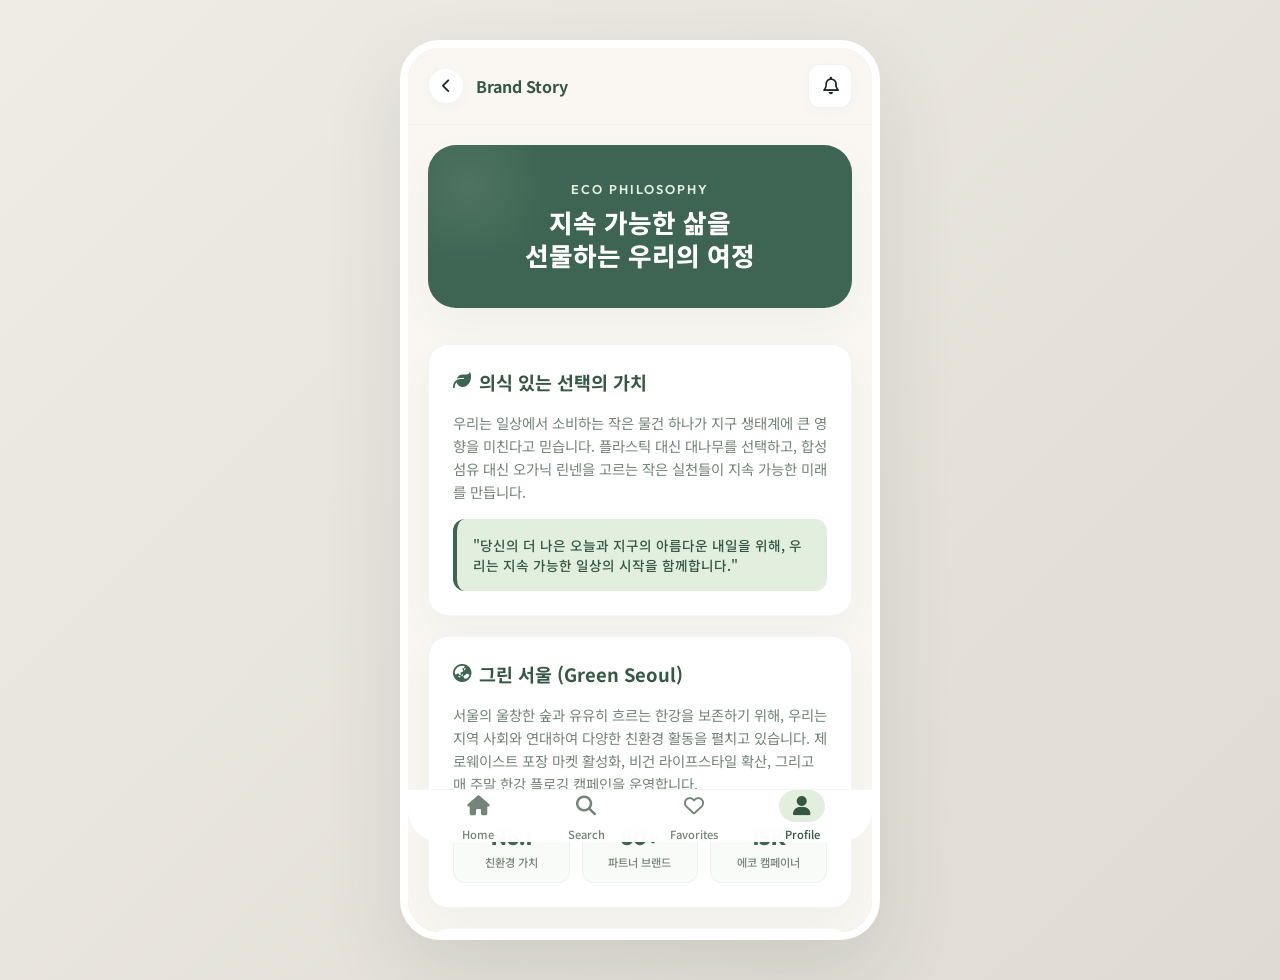
<file: about.html>
<!DOCTYPE html>
<html lang="ko">
<head>
  <meta charset="UTF-8">
  <meta name="viewport" content="width=device-width, initial-scale=1.0">
  <title>About Us | Sustainable Soul</title>
  <meta name="description" content="지속 가능한 삶과 더 나은 미래를 지향하는 브랜드 가치와 그린 서울 프로젝트를 소개합니다.">
  
  <!-- FontAwesome for Icons -->
  <link rel="stylesheet" href="https://cdnjs.cloudflare.com/ajax/libs/font-awesome/6.4.0/css/all.min.css">
  
  <!-- Custom Stylesheet -->
  <link rel="stylesheet" href="index.css">
</head>
<body>

  <!-- App Wrapper Simulator -->
  <div class="app-frame">
    
    <!-- Header with Back Button -->
    <header class="app-header">
      <div class="nav-back-row">
        <a href="index.html" class="back-btn" aria-label="이전 페이지">
          <i class="fa-solid fa-chevron-left"></i>
        </a>
        <span class="back-page-title">Brand Story</span>
      </div>
      <button class="bell-btn" id="noti-bell" aria-label="알림">
        <i class="fa-regular fa-bell"></i>
      </button>
    </header>

    <!-- Scrollable Main Content -->
    <main class="content-wrapper">
      
      <!-- Subpage Hero Banner -->
      <section class="subpage-hero-banner">
        <span class="subpage-subtitle">Eco Philosophy</span>
        <h1 class="subpage-title">지속 가능한 삶을<br>선물하는 우리의 여정</h1>
      </section>

      <!-- About Card Details -->
      <section class="about-card-section">
        
        <!-- Card 1: Our Mission -->
        <article class="about-card">
          <h2 class="about-card-title">
            <i class="fa-solid fa-leaf" style="color: var(--primary);"></i>
            의식 있는 선택의 가치
          </h2>
          <p class="about-card-text">
            우리는 일상에서 소비하는 작은 물건 하나가 지구 생태계에 큰 영향을 미친다고 믿습니다. 플라스틱 대신 대나무를 선택하고, 합성 섬유 대신 오가닉 린넨을 고르는 작은 실천들이 지속 가능한 미래를 만듭니다.
          </p>
          <div class="about-highlight-box">
            "당신의 더 나은 오늘과 지구의 아름다운 내일을 위해, 우리는 지속 가능한 일상의 시작을 함께합니다."
          </div>
        </article>

        <!-- Card 2: Green Initiatives -->
        <article class="about-card">
          <h2 class="about-card-title">
            <i class="fa-solid fa-earth-asia" style="color: var(--primary);"></i>
            그린 서울 (Green Seoul)
          </h2>
          <p class="about-card-text">
            서울의 울창한 숲과 유유히 흐르는 한강을 보존하기 위해, 우리는 지역 사회와 연대하여 다양한 친환경 활동을 펼치고 있습니다. 제로웨이스트 포장 마켓 활성화, 비건 라이프스타일 확산, 그리고 매 주말 한강 플로깅 캠페인을 운영합니다.
          </p>
          
          <div class="about-stat-row">
            <div class="about-stat-item">
              <div class="about-stat-num">No.1</div>
              <div class="about-stat-label">친환경 가치</div>
            </div>
            <div class="about-stat-item">
              <div class="about-stat-num">80+</div>
              <div class="about-stat-label">파트너 브랜드</div>
            </div>
            <div class="about-stat-item">
              <div class="about-stat-num">15K</div>
              <div class="about-stat-label">에코 캠페이너</div>
            </div>
          </div>
        </article>

        <!-- Card 3: Our Value Promise -->
        <article class="about-card">
          <h2 class="about-card-title">
            <i class="fa-solid fa-hand-holding-heart" style="color: var(--primary);"></i>
            우리의 세 가지 약속
          </h2>
          <p class="about-card-text">
            1. **정직한 원료 사용**: 농약과 화학 비료 없이 건강하게 자란 친환경 원단과 오가닉 소재만 고집합니다.<br><br>
            2. **윤리적 생산 방식**: 노동자의 권리를 존중하며 에너지를 절약하고 탄소 배출을 줄이는 에코 프렌들리 팩토리에서 생산합니다.<br><br>
            3. **자연 생분해 패키지**: 플라스틱 충전재와 코팅 박스 대신 생분해 옥수수 전지 봉투와 친환경 재생지 패키지를 적용합니다.
          </p>
        </article>

      </section>

      <!-- Small Bottom Spacing -->
      <div class="bottom-spacing"></div>

    </main>

    <!-- Bottom Navigation Bar -->
    <nav class="bottom-nav">
      <div class="nav-tab-item" onclick="location.href='index.html'">
        <div class="nav-tab-icon-wrapper">
          <i class="fa-solid fa-house"></i>
        </div>
        <span class="nav-tab-label">Home</span>
      </div>
      
      <div class="nav-tab-item" onclick="location.href='landmarks.html'">
        <div class="nav-tab-icon-wrapper">
          <i class="fa-solid fa-magnifying-glass"></i>
        </div>
        <span class="nav-tab-label">Search</span>
      </div>
      
      <div class="nav-tab-item" onclick="toggleFavoritesTab()">
        <div class="nav-tab-icon-wrapper">
          <i class="fa-regular fa-heart"></i>
        </div>
        <span class="nav-tab-label">Favorites</span>
      </div>
      
      <div class="nav-tab-item active" onclick="location.href='about.html'">
        <div class="nav-tab-icon-wrapper">
          <i class="fa-solid fa-user"></i>
        </div>
        <span class="nav-tab-label">Profile</span>
      </div>
    </nav>

  </div>

  <!-- Micro-interactions Script -->
  <script>
    function toggleFavoritesTab() {
      // Create and show toast
      const toast = document.createElement('div');
      toast.className = 'toast-notif';
      toast.innerText = '관심 상품 목록을 불러옵니다.';
      Object.assign(toast.style, {
        position: 'absolute',
        bottom: '100px',
        left: '50%',
        transform: 'translateX(-50%)',
        background: 'rgba(30, 38, 32, 0.9)',
        color: '#FAF7F2',
        padding: '10px 20px',
        borderRadius: '20px',
        fontSize: '0.8rem',
        fontWeight: '500',
        zIndex: '1000',
        boxShadow: '0 8px 24px rgba(0,0,0,0.15)',
        pointerEvents: 'none',
        opacity: '0',
        transition: 'all 0.3s ease'
      });

      document.querySelector('.app-frame').appendChild(toast);
      
      setTimeout(() => {
        toast.style.opacity = '1';
        toast.style.bottom = '110px';
      }, 50);

      setTimeout(() => {
        toast.style.opacity = '0';
        toast.style.bottom = '100px';
        setTimeout(() => toast.remove(), 300);
      }, 2000);
    }
  </script>

</body>
</html>
</file>
<file: index.css>
/* ==========================================
   Sustainable Life for You - Premium Design System
   ========================================== */

/* Google Fonts */
@import url('https://fonts.googleapis.com/css2?family=Noto+Sans+KR:wght@300;400;500;700;900&family=Outfit:wght@300;400;600;800&display=swap');

/* Design Tokens & Variables */
:root {
  --bg-main: #FAF7F2;          /* Soft, warm natural cream-beige background */
  --bg-card: #FFFFFF;          /* Pure white for distinct cards */
  --bg-dark-green: #2B4436;    /* Dark forest green for rich banners */
  --bg-input: #FFFFFF;         /* Crisp white for search bar */
  
  --primary: #3E6553;          /* Elegant deep sage/forest green */
  --primary-hover: #2F4F3F;    /* Rich darker shade for hover states */
  --primary-light: #E2EFDE;    /* Soft pastel green for badges/highlights */
  --primary-light-text: #345844; /* Contrasting text for light green badges */
  
  --text-main: #1C2620;        /* Deep organic charcoal for readability */
  --text-muted: #738479;       /* Muted sage gray for secondary text */
  --text-white: #FFFFFF;       /* Crisp white for dark backgrounds */
  
  --heart-active: #FF4E64;     /* Premium vibrant coral red for active favorites */
  
  --border-subtle: rgba(62, 101, 83, 0.06); /* Ultra-thin border */
  --border-light: rgba(62, 101, 83, 0.1);   /* Slightly more defined border */
  
  --shadow-premium: 0 16px 36px rgba(62, 101, 83, 0.05); /* Premium soft glow shadow */
  --shadow-sm: 0 4px 12px rgba(62, 101, 83, 0.03);       /* Light, clean shadow */
  
  --font-en: 'Outfit', sans-serif;
  --font-ko: 'Noto Sans KR', sans-serif;
  
  --radius-lg: 28px;           /* Rounded corners for large banners */
  --radius-md: 20px;           /* Rounded corners for cards */
  --radius-sm: 12px;           /* Rounded corners for buttons and inputs */
  --radius-circle: 50%;        /* Circular badges and icons */
  
  --transition-smooth: all 0.4s cubic-bezier(0.16, 1, 0.3, 1);
  --transition-elastic: all 0.5s cubic-bezier(0.175, 0.885, 0.32, 1.275);
}

/* Base & Reset Styles */
* {
  margin: 0;
  padding: 0;
  box-sizing: border-box;
  outline: none;
}

html, body {
  background-color: #EFECE5;   /* Neutral elegant slate-gray background behind the phone simulator */
  color: var(--text-main);
  font-family: var(--font-ko);
  min-height: 100vh;
  -webkit-font-smoothing: antialiased;
  -moz-osx-font-smoothing: grayscale;
}

a {
  text-decoration: none;
  color: inherit;
}

ul, ol {
  list-style: none;
}

button {
  background: none;
  border: none;
  cursor: pointer;
  font-family: inherit;
}

/* Custom Scrollbars */
::-webkit-scrollbar {
  width: 6px;
  height: 6px;
}
::-webkit-scrollbar-track {
  background: transparent;
}
::-webkit-scrollbar-thumb {
  background: rgba(62, 101, 83, 0.15);
  border-radius: 10px;
}
::-webkit-scrollbar-thumb:hover {
  background: rgba(62, 101, 83, 0.3);
}

/* ==========================================
   Layout - App Frame (Phone Simulator on Desktop)
   ========================================== */
.app-frame {
  max-width: 480px;
  width: 100%;
  margin: 0 auto;
  background-color: var(--bg-main);
  min-height: 100vh;
  position: relative;
  display: flex;
  flex-direction: column;
  box-shadow: 0 0 60px rgba(43, 68, 54, 0.08);
  border-left: 1px solid rgba(62, 101, 83, 0.05);
  border-right: 1px solid rgba(62, 101, 83, 0.05);
  overflow-x: hidden;
  padding-bottom: 90px; /* Space for sticky bottom navigation */
}

/* App Header */
.app-header {
  position: sticky;
  top: 0;
  z-index: 100;
  background: rgba(250, 247, 242, 0.85);
  backdrop-filter: blur(20px);
  -webkit-backdrop-filter: blur(20px);
  padding: 16px 20px;
  display: flex;
  align-items: center;
  justify-content: space-between;
  gap: 12px;
  border-bottom: 1px solid var(--border-subtle);
}

.search-bar-container {
  flex: 1;
  position: relative;
}

.search-input {
  width: 100%;
  background: var(--bg-input);
  border: 1px solid rgba(62, 101, 83, 0.08);
  padding: 12px 16px 12px 42px;
  border-radius: var(--radius-sm);
  font-size: 0.95rem;
  color: var(--text-main);
  font-family: var(--font-ko);
  box-shadow: var(--shadow-sm);
  transition: var(--transition-smooth);
}

.search-input::placeholder {
  color: var(--text-muted);
  opacity: 0.7;
}

.search-input:focus {
  border-color: var(--primary);
  box-shadow: 0 0 0 3px rgba(62, 101, 83, 0.1);
}

.search-icon {
  position: absolute;
  left: 16px;
  top: 50%;
  transform: translateY(-50%);
  color: var(--text-muted);
  font-size: 0.95rem;
}

.bell-btn {
  width: 44px;
  height: 44px;
  border-radius: var(--radius-sm);
  background: var(--bg-card);
  border: 1px solid rgba(62, 101, 83, 0.08);
  display: flex;
  align-items: center;
  justify-content: center;
  color: var(--text-main);
  font-size: 1.1rem;
  position: relative;
  box-shadow: var(--shadow-sm);
  transition: var(--transition-smooth);
}

.bell-btn:hover {
  transform: translateY(-2px);
  color: var(--primary);
  border-color: var(--primary-light);
}

.bell-btn:active {
  transform: translateY(0);
}

.bell-badge {
  position: absolute;
  top: 12px;
  right: 12px;
  width: 7px;
  height: 7px;
  background-color: var(--heart-active);
  border-radius: var(--radius-circle);
  border: 1px solid var(--bg-card);
}

/* Main Content Wrapper */
.content-wrapper {
  padding: 20px;
  display: flex;
  flex-direction: column;
  gap: 28px;
}

/* ==========================================
   Home Hero Banner Component
   ========================================== */
.hero-banner {
  background-color: var(--bg-dark-green);
  border-radius: var(--radius-lg);
  padding: 32px 24px;
  position: relative;
  overflow: hidden;
  min-height: 280px;
  display: flex;
  flex-direction: column;
  justify-content: space-between;
  box-shadow: 0 20px 40px rgba(43, 68, 54, 0.15);
}

/* Background Leaf/Wave Details */
.hero-banner::before {
  content: '';
  position: absolute;
  right: -50px;
  bottom: -50px;
  width: 250px;
  height: 250px;
  background: radial-gradient(circle, rgba(226, 239, 222, 0.08) 0%, transparent 70%);
  border-radius: var(--radius-circle);
}

.hero-text-content {
  position: relative;
  z-index: 2;
  max-width: 60%;
}

.hero-title-en {
  font-family: var(--font-en);
  font-size: 2.2rem;
  font-weight: 800;
  line-height: 1.15;
  color: var(--text-white);
  margin-bottom: 12px;
  letter-spacing: -0.5px;
}

.hero-subtitle-ko {
  font-size: 0.85rem;
  font-weight: 400;
  color: rgba(255, 255, 255, 0.75);
  line-height: 1.5;
  word-break: keep-all;
}

/* Phone Mockup in Banner */
.phone-mockup-wrapper {
  position: absolute;
  right: 12px;
  bottom: -40px;
  width: 140px;
  height: 280px;
  z-index: 1;
  transform: rotate(-10deg);
  transition: var(--transition-smooth);
}

.hero-banner:hover .phone-mockup-wrapper {
  transform: rotate(-5deg) translateY(-10deg) scale(1.05);
}

.phone-body {
  width: 100%;
  height: 100%;
  background: #222;
  border-radius: 28px;
  border: 4px solid #E5E5E5;
  box-shadow: -10px 10px 30px rgba(0,0,0,0.4);
  overflow: hidden;
  position: relative;
}

.phone-screen {
  width: 100%;
  height: 100%;
  background: #1E3024;
  padding: 8px;
  display: flex;
  flex-direction: column;
  align-items: center;
  justify-content: center;
  position: relative;
}

.phone-screen img {
  width: 100%;
  height: 100%;
  object-fit: cover;
  border-radius: 20px;
}

.phone-notch {
  position: absolute;
  top: 0;
  width: 45%;
  height: 14px;
  background: #E5E5E5;
  border-bottom-left-radius: 12px;
  border-bottom-right-radius: 12px;
  z-index: 10;
}

.phone-home-btn {
  position: absolute;
  bottom: 6px;
  width: 36px;
  height: 4px;
  background: rgba(255,255,255,0.4);
  border-radius: 2px;
  z-index: 10;
}

/* ==========================================
   Horizontal Categories Grid
   ========================================== */
.categories-container {
  display: flex;
  justify-content: space-between;
  align-items: center;
  padding: 4px 0;
}

.category-item {
  display: flex;
  flex-direction: column;
  align-items: center;
  gap: 8px;
  text-align: center;
  cursor: pointer;
}

.category-icon-circle {
  width: 58px;
  height: 58px;
  border-radius: var(--radius-circle);
  background-color: var(--primary-light);
  display: flex;
  align-items: center;
  justify-content: center;
  color: var(--primary-light-text);
  font-size: 1.25rem;
  box-shadow: var(--shadow-sm);
  transition: var(--transition-elastic);
}

.category-item:hover .category-icon-circle {
  transform: translateY(-6px);
  background-color: var(--primary);
  color: var(--text-white);
  box-shadow: 0 10px 20px rgba(62, 101, 83, 0.15);
}

.category-label {
  font-size: 0.75rem;
  font-weight: 500;
  color: var(--text-muted);
  font-family: var(--font-en);
  transition: var(--transition-smooth);
}

.category-item:hover .category-label {
  color: var(--primary);
  font-weight: 600;
}

/* ==========================================
   Section Headers
   ========================================== */
.section-title-row {
  display: flex;
  justify-content: space-between;
  align-items: flex-end;
  margin-bottom: 16px;
}

.section-main-title {
  font-size: 1.35rem;
  font-weight: 700;
  color: var(--primary-light-text);
  line-height: 1.2;
}

.section-view-all {
  font-size: 0.8rem;
  font-weight: 500;
  color: var(--text-muted);
  display: flex;
  align-items: center;
  gap: 4px;
  transition: var(--transition-smooth);
}

.section-view-all:hover {
  color: var(--primary);
}

/* ==========================================
   Product Grid / Cards Component
   ========================================== */
.products-scroll-grid {
  display: grid;
  grid-template-columns: repeat(2, 1fr);
  gap: 16px;
}

.product-card {
  background: var(--bg-card);
  border-radius: var(--radius-md);
  border: 1px solid var(--border-subtle);
  overflow: hidden;
  box-shadow: var(--shadow-premium);
  display: flex;
  flex-direction: column;
  transition: var(--transition-smooth);
  position: relative;
}

.product-card:hover {
  transform: translateY(-6px);
  box-shadow: 0 20px 40px rgba(62, 101, 83, 0.08);
  border-color: var(--border-light);
}

.product-image-wrapper {
  position: relative;
  width: 100%;
  padding-top: 100%; /* 1:1 Aspect Ratio */
  background: #EFEBE5;
  overflow: hidden;
}

.product-image {
  position: absolute;
  top: 0;
  left: 0;
  width: 100%;
  height: 100%;
  object-fit: cover;
  transition: var(--transition-smooth);
}

.product-card:hover .product-image {
  transform: scale(1.06);
}

/* Favorite Heart Button */
.fav-btn {
  position: absolute;
  top: 12px;
  right: 12px;
  width: 32px;
  height: 32px;
  border-radius: var(--radius-circle);
  background: rgba(255, 255, 255, 0.9);
  backdrop-filter: blur(4px);
  -webkit-backdrop-filter: blur(4px);
  display: flex;
  align-items: center;
  justify-content: center;
  color: var(--text-muted);
  font-size: 0.85rem;
  box-shadow: var(--shadow-sm);
  z-index: 5;
  transition: var(--transition-elastic);
}

.fav-btn:hover {
  transform: scale(1.15);
  background: #FFFFFF;
}

.fav-btn.active {
  color: var(--heart-active);
}

.product-info {
  padding: 14px;
  display: flex;
  flex-direction: column;
  gap: 6px;
  flex: 1;
  justify-content: space-between;
}

.product-brand {
  font-size: 0.75rem;
  font-weight: 500;
  color: var(--text-muted);
  font-family: var(--font-en);
}

.product-title {
  font-size: 0.9rem;
  font-weight: 600;
  color: var(--text-main);
  line-height: 1.4;
  height: 2.8em; /* Force 2 lines */
  overflow: hidden;
  text-overflow: ellipsis;
  display: -webkit-box;
  -webkit-line-clamp: 2;
  -webkit-box-orient: vertical;
}

.product-bottom-row {
  display: flex;
  justify-content: space-between;
  align-items: center;
  margin-top: 4px;
}

.product-price {
  font-size: 0.95rem;
  font-weight: 700;
  color: var(--text-main);
  font-family: var(--font-ko);
}

.product-tag {
  font-size: 0.7rem;
  font-weight: 600;
  padding: 3px 8px;
  border-radius: 20px;
  background-color: var(--primary-light);
  color: var(--primary-light-text);
}

/* ==========================================
   Summer Ethical Collection Banner Card
   ========================================== */
.collection-card {
  background-color: var(--primary-hover);
  border-radius: var(--radius-lg);
  padding: 28px 24px;
  display: flex;
  flex-direction: column;
  gap: 20px;
  overflow: hidden;
  box-shadow: var(--shadow-premium);
  position: relative;
}

.collection-title {
  font-family: var(--font-en);
  font-size: 1.8rem;
  font-weight: 800;
  color: var(--text-white);
  line-height: 1.2;
}

.collection-subtitle {
  font-size: 0.85rem;
  color: rgba(255, 255, 255, 0.8);
  line-height: 1.5;
  margin-top: -8px;
  word-break: keep-all;
}

.collection-btn {
  align-self: flex-start;
  background: var(--bg-card);
  color: var(--primary-hover);
  padding: 10px 20px;
  border-radius: var(--radius-sm);
  font-size: 0.85rem;
  font-weight: 600;
  display: flex;
  align-items: center;
  gap: 6px;
  box-shadow: var(--shadow-sm);
  transition: var(--transition-smooth);
}

.collection-btn:hover {
  background: var(--primary-light);
  color: var(--primary-hover);
  transform: translateX(4px);
}

.collection-image-box {
  width: 100%;
  height: 180px;
  border-radius: var(--radius-md);
  overflow: hidden;
  margin-top: 10px;
}

.collection-image-box img {
  width: 100%;
  height: 100%;
  object-fit: cover;
  transition: var(--transition-smooth);
}

.collection-card:hover .collection-image-box img {
  transform: scale(1.05);
}

/* ==========================================
   Eco Tips List Component
   ========================================== */
.tips-list {
  display: flex;
  flex-direction: column;
  gap: 12px;
}

.tip-item-card {
  background-color: #F0EAE1; /* Beautiful warm sand/beige */
  border-radius: var(--radius-md);
  padding: 16px 20px;
  display: flex;
  align-items: center;
  gap: 16px;
  transition: var(--transition-smooth);
  border: 1px solid rgba(62, 101, 83, 0.03);
}

.tip-item-card:hover {
  transform: translateY(-3px);
  box-shadow: var(--shadow-premium);
  background-color: #EAE3D9;
}

.tip-icon-box {
  width: 48px;
  height: 48px;
  border-radius: var(--radius-circle);
  background-color: var(--bg-card);
  display: flex;
  align-items: center;
  justify-content: center;
  color: var(--primary);
  font-size: 1.1rem;
  box-shadow: var(--shadow-sm);
  flex-shrink: 0;
}

.tip-content-box {
  display: flex;
  flex-direction: column;
  gap: 3px;
}

.tip-title {
  font-size: 0.95rem;
  font-weight: 700;
  color: var(--text-main);
}

.tip-desc {
  font-size: 0.8rem;
  color: var(--text-muted);
}

/* ==========================================
   Bottom Navigation Bar
   ========================================== */
.bottom-nav {
  position: absolute;
  bottom: 0;
  left: 0;
  width: 100%;
  height: 80px;
  background: rgba(255, 255, 255, 0.95);
  backdrop-filter: blur(15px);
  -webkit-backdrop-filter: blur(15px);
  border-top: 1px solid var(--border-subtle);
  display: flex;
  justify-content: space-around;
  align-items: center;
  padding: 0 16px;
  z-index: 100;
}

.nav-tab-item {
  display: flex;
  flex-direction: column;
  align-items: center;
  justify-content: center;
  gap: 4px;
  color: var(--text-muted);
  transition: var(--transition-smooth);
  flex: 1;
  height: 100%;
  cursor: pointer;
  position: relative;
}

.nav-tab-item:hover {
  color: var(--primary);
}

.nav-tab-item.active {
  color: var(--primary-light-text);
  font-weight: 700;
}

.nav-tab-icon-wrapper {
  font-size: 1.25rem;
  width: 46px;
  height: 32px;
  border-radius: 16px;
  display: flex;
  align-items: center;
  justify-content: center;
  transition: var(--transition-elastic);
}

.nav-tab-item.active .nav-tab-icon-wrapper {
  background-color: var(--primary-light);
}

.nav-tab-label {
  font-size: 0.7rem;
  font-weight: 500;
}

/* ==========================================
   Subpage Headers & Shared Components
   ========================================== */
.subpage-hero-banner {
  background-color: var(--primary);
  border-radius: var(--radius-lg);
  padding: 36px 24px;
  color: var(--text-white);
  text-align: center;
  box-shadow: var(--shadow-premium);
  position: relative;
  overflow: hidden;
  margin-bottom: 8px;
}

.subpage-hero-banner::before {
  content: '';
  position: absolute;
  top: -40px;
  left: -40px;
  width: 160px;
  height: 160px;
  background: radial-gradient(circle, rgba(226, 239, 222, 0.1) 0%, transparent 70%);
  border-radius: var(--radius-circle);
}

.subpage-subtitle {
  font-family: var(--font-en);
  font-size: 0.8rem;
  font-weight: 600;
  text-transform: uppercase;
  letter-spacing: 2px;
  color: var(--primary-light);
  margin-bottom: 8px;
  display: block;
}

.subpage-title {
  font-size: 1.6rem;
  font-weight: 800;
  line-height: 1.3;
}

/* Navigation back button for subpages */
.nav-back-row {
  display: flex;
  align-items: center;
  gap: 12px;
  padding: 4px 0;
}

.back-btn {
  width: 36px;
  height: 36px;
  border-radius: var(--radius-circle);
  background: var(--bg-card);
  border: 1px solid var(--border-subtle);
  display: flex;
  align-items: center;
  justify-content: center;
  color: var(--text-main);
  font-size: 0.9rem;
  box-shadow: var(--shadow-sm);
  transition: var(--transition-smooth);
}

.back-btn:hover {
  color: var(--primary);
  border-color: var(--primary-light);
  transform: translateX(-3px);
}

.back-page-title {
  font-size: 1rem;
  font-weight: 700;
  color: var(--primary-light-text);
}

/* Interactive Tabs Component */
.tab-btn-row {
  display: flex;
  background: #F0EAE1;
  border-radius: var(--radius-sm);
  padding: 4px;
  gap: 4px;
}

.tab-nav-btn {
  flex: 1;
  padding: 10px;
  text-align: center;
  border-radius: 8px;
  font-size: 0.85rem;
  font-weight: 600;
  color: var(--text-muted);
  transition: var(--transition-smooth);
}

.tab-nav-btn.active {
  background: var(--bg-card);
  color: var(--primary-light-text);
  box-shadow: var(--shadow-sm);
}

/* ==========================================
   Details / Cards for About and Subpages
   ========================================== */
.about-card-section {
  display: flex;
  flex-direction: column;
  gap: 20px;
}

.about-card {
  background: var(--bg-card);
  border-radius: var(--radius-md);
  border: 1px solid var(--border-subtle);
  padding: 24px;
  box-shadow: var(--shadow-premium);
  display: flex;
  flex-direction: column;
  gap: 16px;
}

.about-card-title {
  font-size: 1.15rem;
  font-weight: 700;
  color: var(--primary-light-text);
  display: flex;
  align-items: center;
  gap: 8px;
}

.about-card-text {
  font-size: 0.9rem;
  color: var(--text-muted);
  line-height: 1.6;
}

.about-highlight-box {
  background-color: var(--primary-light);
  border-radius: var(--radius-sm);
  padding: 16px;
  border-left: 4px solid var(--primary);
  font-size: 0.85rem;
  color: var(--primary-light-text);
  font-weight: 500;
}

.about-stat-row {
  display: grid;
  grid-template-columns: repeat(3, 1fr);
  gap: 12px;
  text-align: center;
}

.about-stat-item {
  background: #F8FBF8;
  border: 1px solid rgba(62, 101, 83, 0.05);
  border-radius: var(--radius-sm);
  padding: 12px 8px;
}

.about-stat-num {
  font-family: var(--font-en);
  font-size: 1.3rem;
  font-weight: 800;
  color: var(--primary);
  margin-bottom: 4px;
}

.about-stat-label {
  font-size: 0.7rem;
  color: var(--text-muted);
  font-weight: 500;
}

/* Landmarks Grid for Green Spots */
.spot-card {
  background: var(--bg-card);
  border-radius: var(--radius-md);
  border: 1px solid var(--border-subtle);
  overflow: hidden;
  box-shadow: var(--shadow-premium);
  display: flex;
  flex-direction: column;
  transition: var(--transition-smooth);
}

.spot-card:hover {
  transform: translateY(-4px);
  box-shadow: 0 16px 32px rgba(62, 101, 83, 0.06);
}

.spot-image-box {
  position: relative;
  width: 100%;
  height: 160px;
}

.spot-image-box img {
  width: 100%;
  height: 100%;
  object-fit: cover;
}

.spot-tag {
  position: absolute;
  top: 12px;
  left: 12px;
  background: rgba(255, 255, 255, 0.9);
  backdrop-filter: blur(4px);
  -webkit-backdrop-filter: blur(4px);
  padding: 4px 10px;
  border-radius: 12px;
  font-size: 0.7rem;
  font-weight: 600;
  color: var(--primary-light-text);
  box-shadow: var(--shadow-sm);
}

.spot-info {
  padding: 16px;
  display: flex;
  flex-direction: column;
  gap: 8px;
}

.spot-title {
  font-size: 1rem;
  font-weight: 700;
  color: var(--text-main);
}

.spot-desc {
  font-size: 0.8rem;
  color: var(--text-muted);
  line-height: 1.5;
}

.spot-link-row {
  display: flex;
  align-items: center;
  justify-content: space-between;
  margin-top: 4px;
}

.spot-address {
  font-size: 0.7rem;
  color: var(--text-muted);
  display: flex;
  align-items: center;
  gap: 4px;
}

.spot-more-btn {
  font-size: 0.75rem;
  font-weight: 600;
  color: var(--primary);
  display: flex;
  align-items: center;
  gap: 4px;
}

.spot-more-btn:hover {
  color: var(--primary-hover);
}

/* Experience detail content cards */
.experience-detail-card {
  display: flex;
  flex-direction: column;
  gap: 16px;
}

.exp-detail-banner {
  width: 100%;
  height: 180px;
  border-radius: var(--radius-md);
  overflow: hidden;
}

.exp-detail-banner img {
  width: 100%;
  height: 100%;
  object-fit: cover;
}

.exp-detail-info {
  display: flex;
  flex-direction: column;
  gap: 12px;
}

.exp-detail-title {
  font-size: 1.15rem;
  font-weight: 700;
  color: var(--primary-light-text);
}

.exp-detail-desc {
  font-size: 0.85rem;
  color: var(--text-muted);
  line-height: 1.6;
}

.exp-info-grid {
  display: grid;
  grid-template-columns: repeat(2, 1fr);
  gap: 12px;
}

.exp-info-box {
  background: var(--bg-card);
  border: 1px solid var(--border-subtle);
  border-radius: var(--radius-sm);
  padding: 12px;
  display: flex;
  align-items: center;
  gap: 10px;
}

.exp-info-icon {
  font-size: 1.1rem;
  color: var(--primary);
}

.exp-info-text {
  display: flex;
  flex-direction: column;
}

.exp-info-label {
  font-size: 0.65rem;
  color: var(--text-muted);
  font-weight: 500;
}

.exp-info-value {
  font-size: 0.75rem;
  font-weight: 700;
  color: var(--text-main);
}

/* Bottom spacing block for simulator wrapper if required */
.bottom-spacing {
  height: 10px;
}

/* Desktop Preview Information Frame */
.desktop-preview-info {
  display: none;
}

/* Media Query for Large Screens */
@media (min-width: 900px) {
  body {
    display: flex;
    justify-content: center;
    align-items: center;
    padding: 40px 20px;
    background-image: linear-gradient(135deg, #EFECE5 0%, #DFDBD3 100%);
  }
  
  .app-frame {
    height: 900px;
    min-height: auto;
    border-radius: 40px;
    box-shadow: 0 30px 80px rgba(43, 68, 54, 0.12);
    border: 8px solid #FFFFFF;
    overflow-y: auto;
    overflow-x: hidden;
  }
  
  .app-header {
    border-top-left-radius: 32px;
    border-top-right-radius: 32px;
  }
  
  .bottom-nav {
    position: sticky;
    bottom: 0;
    border-bottom-left-radius: 32px;
    border-bottom-right-radius: 32px;
  }
}
</file>
